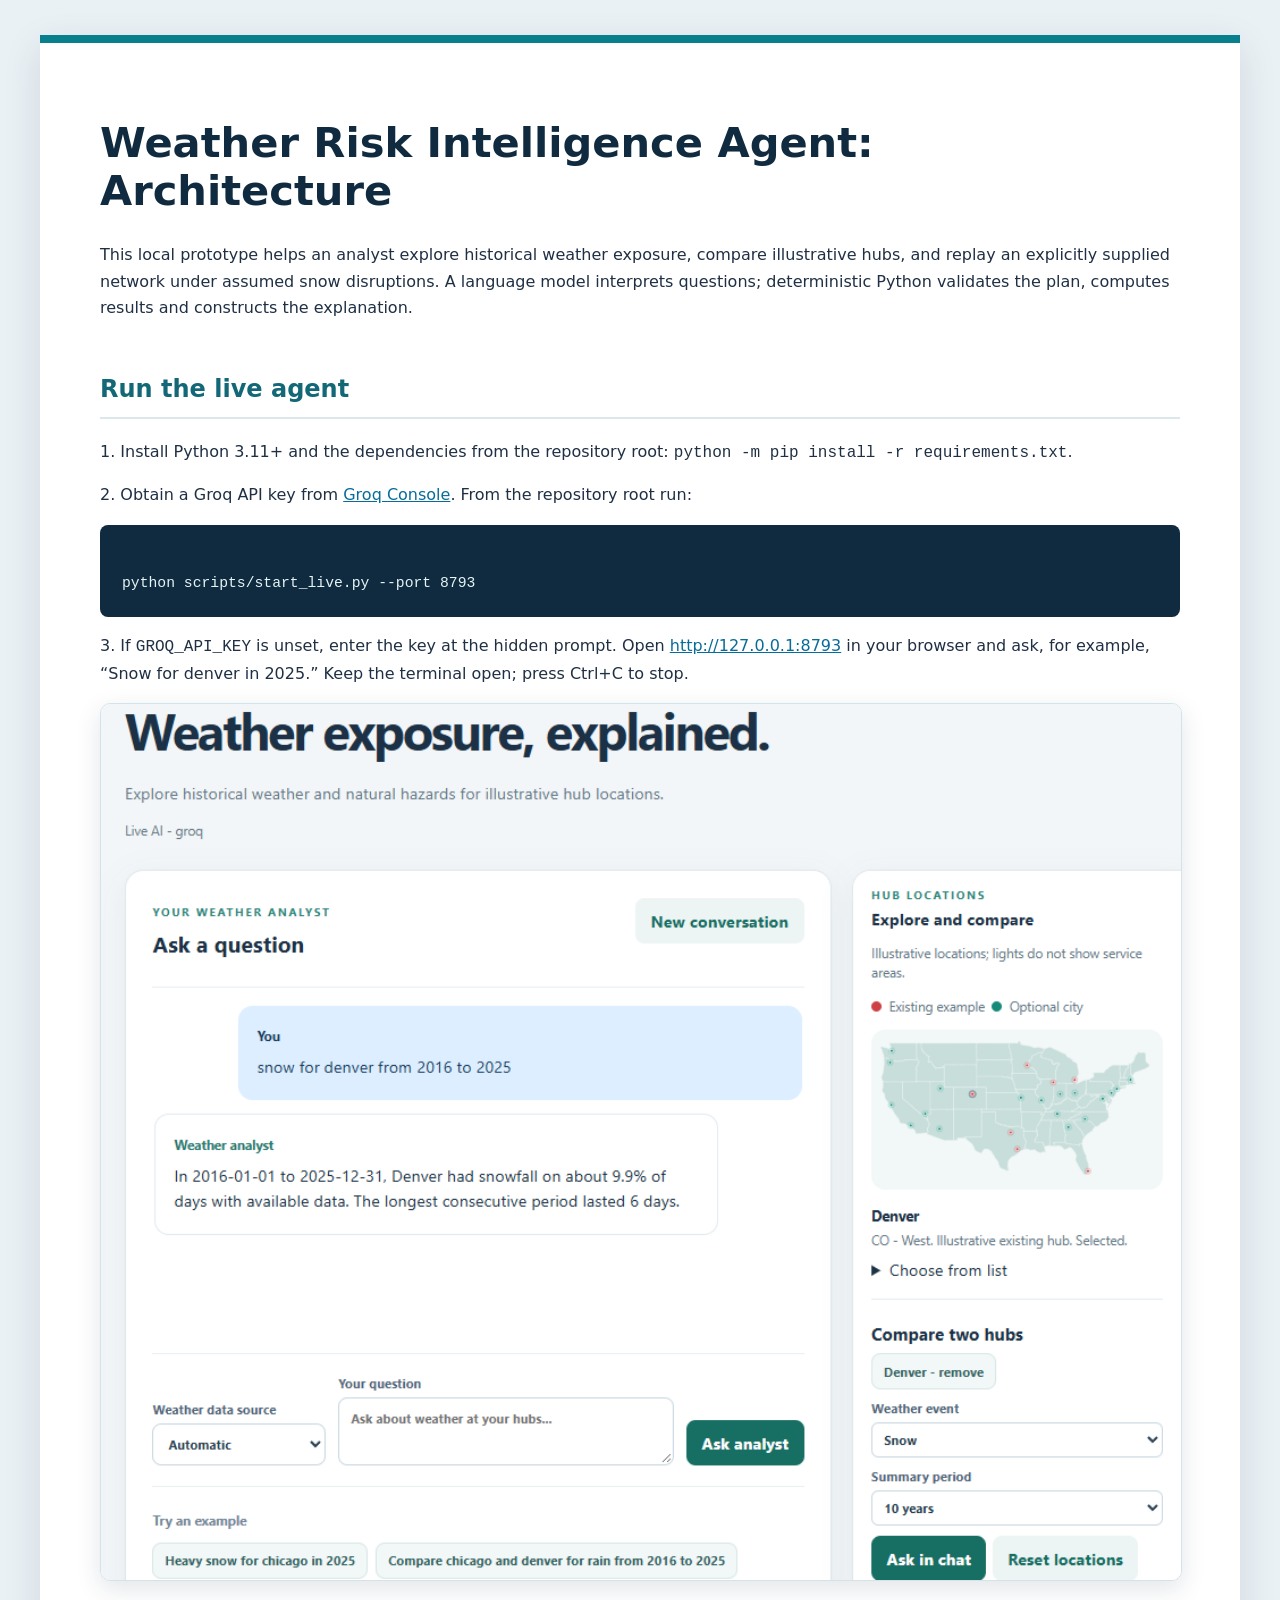
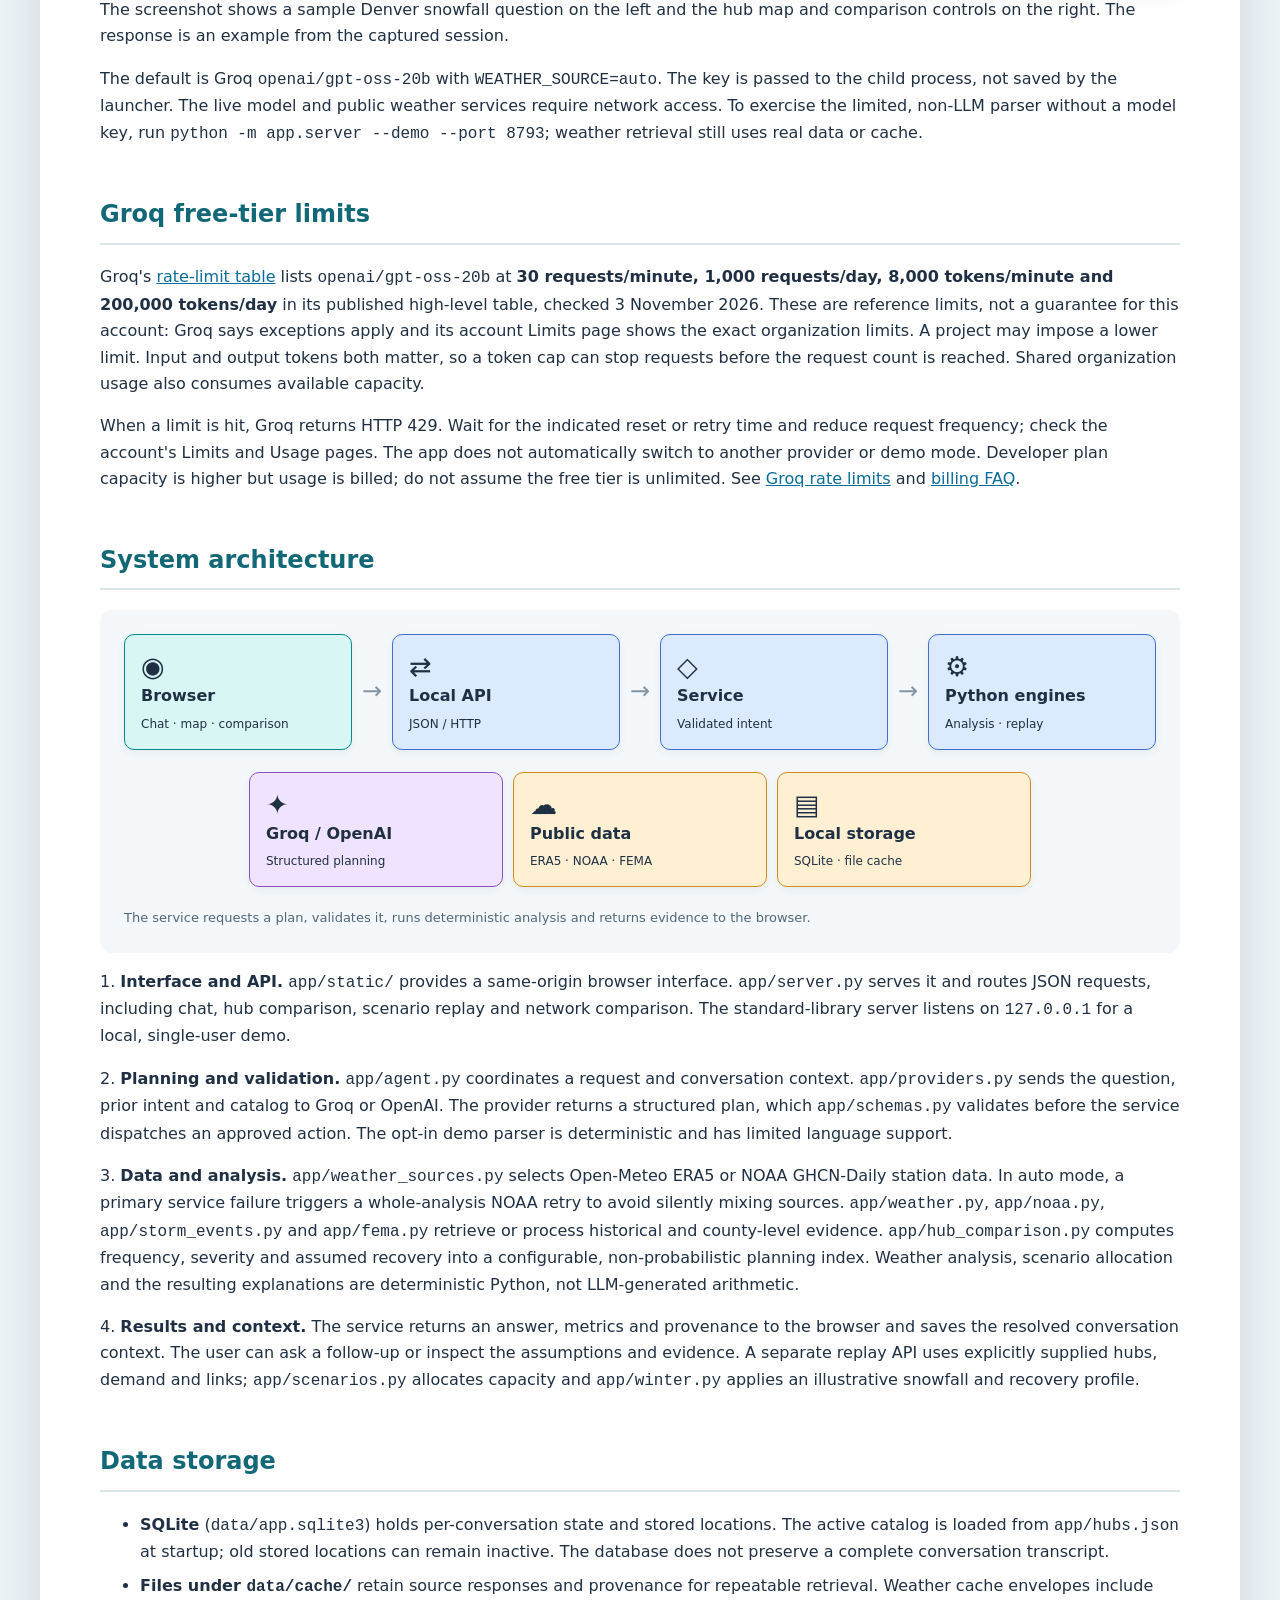
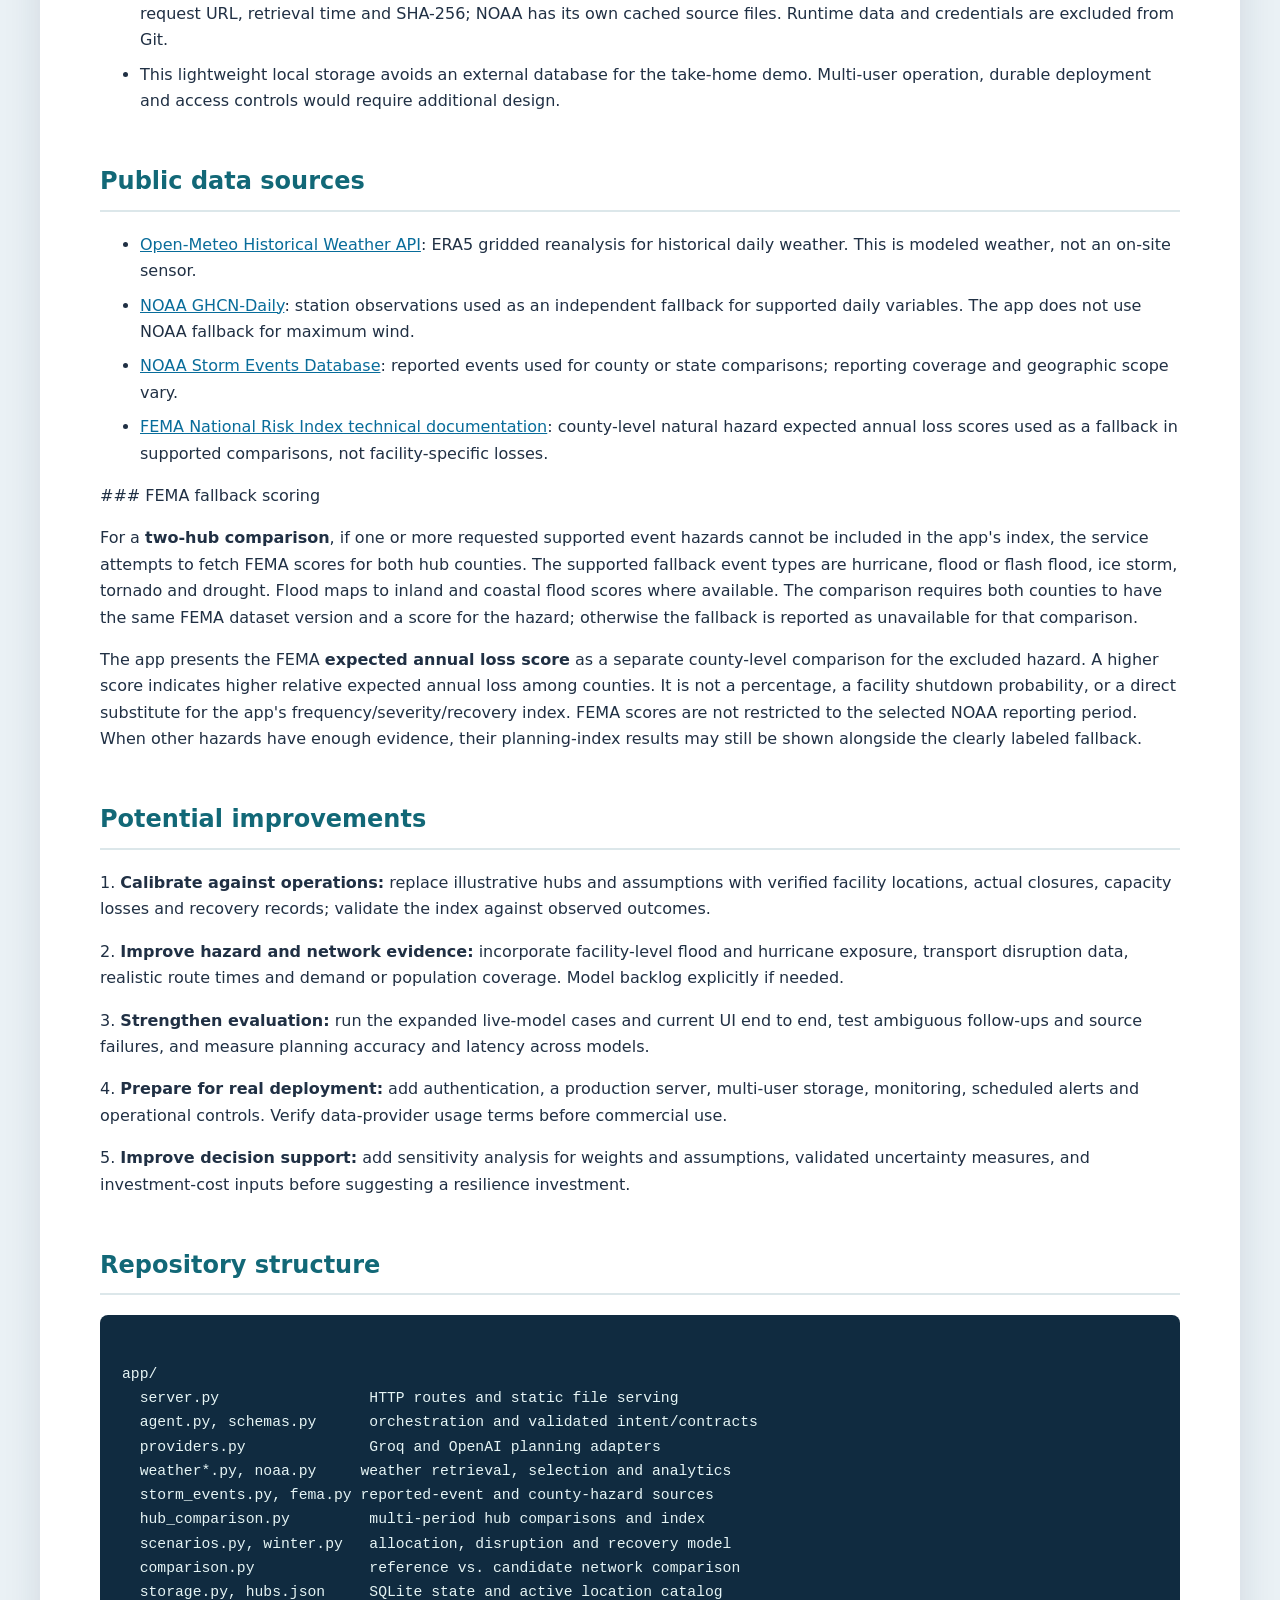
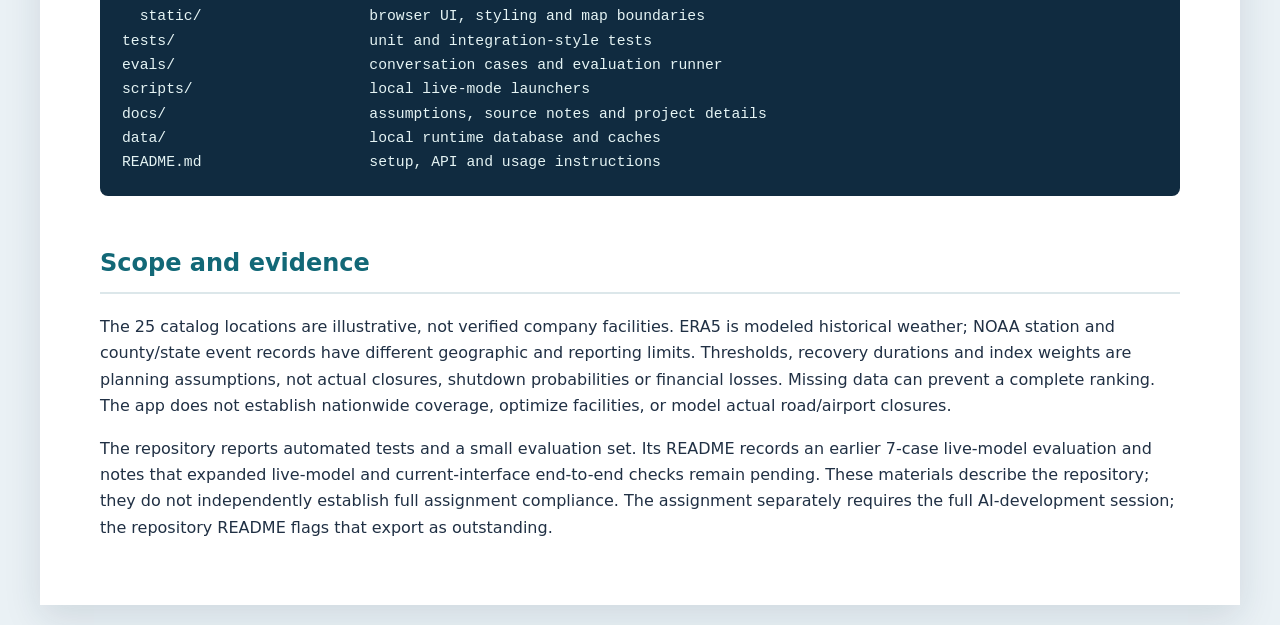
<file: docs/assignment-materials/architecture.html>
<!doctype html><html lang="en"><head><meta charset="utf-8"><meta name="viewport" content="width=device-width,initial-scale=1"><title>Weather Risk Intelligence Agent: Architecture</title><style>body{font:16px/1.65 system-ui,sans-serif;color:#203044;background:#eaf1f5;margin:0}main{max-width:1080px;margin:35px auto;background:white;padding:48px 60px;border-top:8px solid #087f8c;box-shadow:0 12px 35px #16334a20}h1{font-size:2.6rem;line-height:1.15;color:#102b40}h2{color:#126877;border-bottom:2px solid #dce7ea;padding-bottom:8px;margin-top:2em}pre{overflow:auto;background:#102b40;color:#e5f4f4;padding:22px;border-radius:8px;font-size:.92rem}code{font-family:Consolas,monospace}li{margin:.5em 0}a{color:#086c9a}.screenshot{display:block;width:100%;height:auto;border:1px solid #d4e3e9;border-radius:10px;box-shadow:0 8px 24px #16334a20}.architecture{background:#f4f8fb;padding:24px;border-radius:12px}.flow,.branches{display:flex;gap:10px;align-items:stretch}.branches{justify-content:center;margin-top:22px}.block{flex:1;padding:16px;border-radius:10px;border:1px solid;min-width:0;box-shadow:0 3px 8px #122b4010}.block span{display:block;font-size:27px;line-height:1.2}.block b,.block small{display:block}.block b{font-size:16px}.block small{font-size:12px;line-height:1.4;margin-top:6px}.ui{background:#d8f6f3;border-color:#008b87}.app{background:#dceaff;border-color:#416ed1}.ai{background:#f0e3ff;border-color:#8952bd}.data{background:#fff0d4;border-color:#d38b19}.branches .block{max-width:220px}.arrow{align-self:center;color:#8194a4;font-size:24px}.diagram-note{font-size:13px;margin:20px 0 0;color:#526778}@media(max-width:700px){main{margin:0;padding:28px 22px}h1{font-size:1.8rem}.flow,.branches{flex-wrap:wrap}.block{min-width:38%}.arrow{display:none}}@media print{body{background:white}main{margin:0;box-shadow:none;padding:0;border:0}}</style></head><body><main><h1>Weather Risk Intelligence Agent: Architecture</h1>
<p>This local prototype helps an analyst explore historical weather exposure, compare illustrative hubs, and replay an explicitly supplied network under assumed snow disruptions. A language model interprets questions; deterministic Python validates the plan, computes results and constructs the explanation.</p>
<h2>Run the live agent</h2>
<p>1. Install Python 3.11+ and the dependencies from the repository root: <code>python -m pip install -r requirements.txt</code>.</p>
<p>2. Obtain a Groq API key from <a href="https://console.groq.com/keys">Groq Console</a>. From the repository root run:</p>
<pre><code>
python scripts/start_live.py --port 8793
</code></pre>
<p>3. If <code>GROQ_API_KEY</code> is unset, enter the key at the hidden prompt. Open <a href="http://127.0.0.1:8793">http://127.0.0.1:8793</a> in your browser and ask, for example, “Snow for denver in 2025.” Keep the terminal open; press Ctrl+C to stop.</p>
<p><img class="screenshot" src="agent-interface.png" alt="Weather agent interface showing a Denver snowfall question and the hub map"></p>
<p>The screenshot shows a sample Denver snowfall question on the left and the hub map and comparison controls on the right. The response is an example from the captured session.</p>
<p>The default is Groq <code>openai/gpt-oss-20b</code> with <code>WEATHER_SOURCE=auto</code>. The key is passed to the child process, not saved by the launcher. The live model and public weather services require network access. To exercise the limited, non-LLM parser without a model key, run <code>python -m app.server --demo --port 8793</code>; weather retrieval still uses real data or cache.</p>
<h2>Groq free-tier limits</h2>
<p>Groq&#x27;s <a href="https://console.groq.com/docs/rate-limits">rate-limit table</a> lists <code>openai/gpt-oss-20b</code> at <strong>30 requests/minute, 1,000 requests/day, 8,000 tokens/minute and 200,000 tokens/day</strong> in its published high-level table, checked 3 November 2026. These are reference limits, not a guarantee for this account: Groq says exceptions apply and its account Limits page shows the exact organization limits. A project may impose a lower limit. Input and output tokens both matter, so a token cap can stop requests before the request count is reached. Shared organization usage also consumes available capacity.</p>
<p>When a limit is hit, Groq returns HTTP 429. Wait for the indicated reset or retry time and reduce request frequency; check the account&#x27;s Limits and Usage pages. The app does not automatically switch to another provider or demo mode. Developer plan capacity is higher but usage is billed; do not assume the free tier is unlimited. See <a href="https://console.groq.com/docs/rate-limits">Groq rate limits</a> and <a href="https://console.groq.com/docs/billing-faqs">billing FAQ</a>.</p>
<h2>System architecture</h2>
<div class="architecture"><div class="flow"><div class="block ui"><span>◉</span><b>Browser</b><small>Chat · map · comparison</small></div><div class="arrow">→</div><div class="block app"><span>⇄</span><b>Local API</b><small>JSON / HTTP</small></div><div class="arrow">→</div><div class="block app"><span>◇</span><b>Service</b><small>Validated intent</small></div><div class="arrow">→</div><div class="block app"><span>⚙</span><b>Python engines</b><small>Analysis · replay</small></div></div><div class="branches"><div class="block ai"><span>✦</span><b>Groq / OpenAI</b><small>Structured planning</small></div><div class="block data"><span>☁</span><b>Public data</b><small>ERA5 · NOAA · FEMA</small></div><div class="block data"><span>▤</span><b>Local storage</b><small>SQLite · file cache</small></div></div><p class="diagram-note">The service requests a plan, validates it, runs deterministic analysis and returns evidence to the browser.</p></div>
<p>1. <strong>Interface and API.</strong> <code>app/static/</code> provides a same-origin browser interface. <code>app/server.py</code> serves it and routes JSON requests, including chat, hub comparison, scenario replay and network comparison. The standard-library server listens on <code>127.0.0.1</code> for a local, single-user demo.</p>
<p>2. <strong>Planning and validation.</strong> <code>app/agent.py</code> coordinates a request and conversation context. <code>app/providers.py</code> sends the question, prior intent and catalog to Groq or OpenAI. The provider returns a structured plan, which <code>app/schemas.py</code> validates before the service dispatches an approved action. The opt-in demo parser is deterministic and has limited language support.</p>
<p>3. <strong>Data and analysis.</strong> <code>app/weather_sources.py</code> selects Open-Meteo ERA5 or NOAA GHCN-Daily station data. In auto mode, a primary service failure triggers a whole-analysis NOAA retry to avoid silently mixing sources. <code>app/weather.py</code>, <code>app/noaa.py</code>, <code>app/storm_events.py</code> and <code>app/fema.py</code> retrieve or process historical and county-level evidence. <code>app/hub_comparison.py</code> computes frequency, severity and assumed recovery into a configurable, non-probabilistic planning index. Weather analysis, scenario allocation and the resulting explanations are deterministic Python, not LLM-generated arithmetic.</p>
<p>4. <strong>Results and context.</strong> The service returns an answer, metrics and provenance to the browser and saves the resolved conversation context. The user can ask a follow-up or inspect the assumptions and evidence. A separate replay API uses explicitly supplied hubs, demand and links; <code>app/scenarios.py</code> allocates capacity and <code>app/winter.py</code> applies an illustrative snowfall and recovery profile.</p>
<h2>Data storage</h2>
<ul>
<li><strong>SQLite</strong> (<code>data/app.sqlite3</code>) holds per-conversation state and stored locations. The active catalog is loaded from <code>app/hubs.json</code> at startup; old stored locations can remain inactive. The database does not preserve a complete conversation transcript.</li>
<li><strong>Files under <code>data/cache/</code></strong> retain source responses and provenance for repeatable retrieval. Weather cache envelopes include request URL, retrieval time and SHA-256; NOAA has its own cached source files. Runtime data and credentials are excluded from Git.</li>
<li>This lightweight local storage avoids an external database for the take-home demo. Multi-user operation, durable deployment and access controls would require additional design.</li>
</ul>
<h2>Public data sources</h2>
<ul>
<li><a href="https://open-meteo.com/en/docs/historical-weather-api">Open-Meteo Historical Weather API</a>: ERA5 gridded reanalysis for historical daily weather. This is modeled weather, not an on-site sensor.</li>
<li><a href="https://www.ncei.noaa.gov/products/land-based-station/global-historical-climatology-network-daily">NOAA GHCN-Daily</a>: station observations used as an independent fallback for supported daily variables. The app does not use NOAA fallback for maximum wind.</li>
<li><a href="https://www.ncei.noaa.gov/stormevents/">NOAA Storm Events Database</a>: reported events used for county or state comparisons; reporting coverage and geographic scope vary.</li>
<li><a href="https://www.fema.gov/sites/default/files/documents/fema_national-risk-index_technical-documentation.pdf">FEMA National Risk Index technical documentation</a>: county-level natural hazard expected annual loss scores used as a fallback in supported comparisons, not facility-specific losses.</li>
</ul>
<p>### FEMA fallback scoring</p>
<p>For a <strong>two-hub comparison</strong>, if one or more requested supported event hazards cannot be included in the app&#x27;s index, the service attempts to fetch FEMA scores for both hub counties. The supported fallback event types are hurricane, flood or flash flood, ice storm, tornado and drought. Flood maps to inland and coastal flood scores where available. The comparison requires both counties to have the same FEMA dataset version and a score for the hazard; otherwise the fallback is reported as unavailable for that comparison.</p>
<p>The app presents the FEMA <strong>expected annual loss score</strong> as a separate county-level comparison for the excluded hazard. A higher score indicates higher relative expected annual loss among counties. It is not a percentage, a facility shutdown probability, or a direct substitute for the app&#x27;s frequency/severity/recovery index. FEMA scores are not restricted to the selected NOAA reporting period. When other hazards have enough evidence, their planning-index results may still be shown alongside the clearly labeled fallback.</p>
<h2>Potential improvements</h2>
<p>1. <strong>Calibrate against operations:</strong> replace illustrative hubs and assumptions with verified facility locations, actual closures, capacity losses and recovery records; validate the index against observed outcomes.</p>
<p>2. <strong>Improve hazard and network evidence:</strong> incorporate facility-level flood and hurricane exposure, transport disruption data, realistic route times and demand or population coverage. Model backlog explicitly if needed.</p>
<p>3. <strong>Strengthen evaluation:</strong> run the expanded live-model cases and current UI end to end, test ambiguous follow-ups and source failures, and measure planning accuracy and latency across models.</p>
<p>4. <strong>Prepare for real deployment:</strong> add authentication, a production server, multi-user storage, monitoring, scheduled alerts and operational controls. Verify data-provider usage terms before commercial use.</p>
<p>5. <strong>Improve decision support:</strong> add sensitivity analysis for weights and assumptions, validated uncertainty measures, and investment-cost inputs before suggesting a resilience investment.</p>
<h2>Repository structure</h2>
<pre><code>
app/
  server.py                 HTTP routes and static file serving
  agent.py, schemas.py      orchestration and validated intent/contracts
  providers.py              Groq and OpenAI planning adapters
  weather*.py, noaa.py     weather retrieval, selection and analytics
  storm_events.py, fema.py reported-event and county-hazard sources
  hub_comparison.py         multi-period hub comparisons and index
  scenarios.py, winter.py   allocation, disruption and recovery model
  comparison.py             reference vs. candidate network comparison
  storage.py, hubs.json     SQLite state and active location catalog
  static/                   browser UI, styling and map boundaries
tests/                      unit and integration-style tests
evals/                      conversation cases and evaluation runner
scripts/                    local live-mode launchers
docs/                       assumptions, source notes and project details
data/                       local runtime database and caches
README.md                   setup, API and usage instructions
</code></pre>
<h2>Scope and evidence</h2>
<p>The 25 catalog locations are illustrative, not verified company facilities. ERA5 is modeled historical weather; NOAA station and county/state event records have different geographic and reporting limits. Thresholds, recovery durations and index weights are planning assumptions, not actual closures, shutdown probabilities or financial losses. Missing data can prevent a complete ranking. The app does not establish nationwide coverage, optimize facilities, or model actual road/airport closures.</p>
<p>The repository reports automated tests and a small evaluation set. Its README records an earlier 7-case live-model evaluation and notes that expanded live-model and current-interface end-to-end checks remain pending. These materials describe the repository; they do not independently establish full assignment compliance. The assignment separately requires the full AI-development session; the repository README flags that export as outstanding.</p></main></body></html>
</file>
